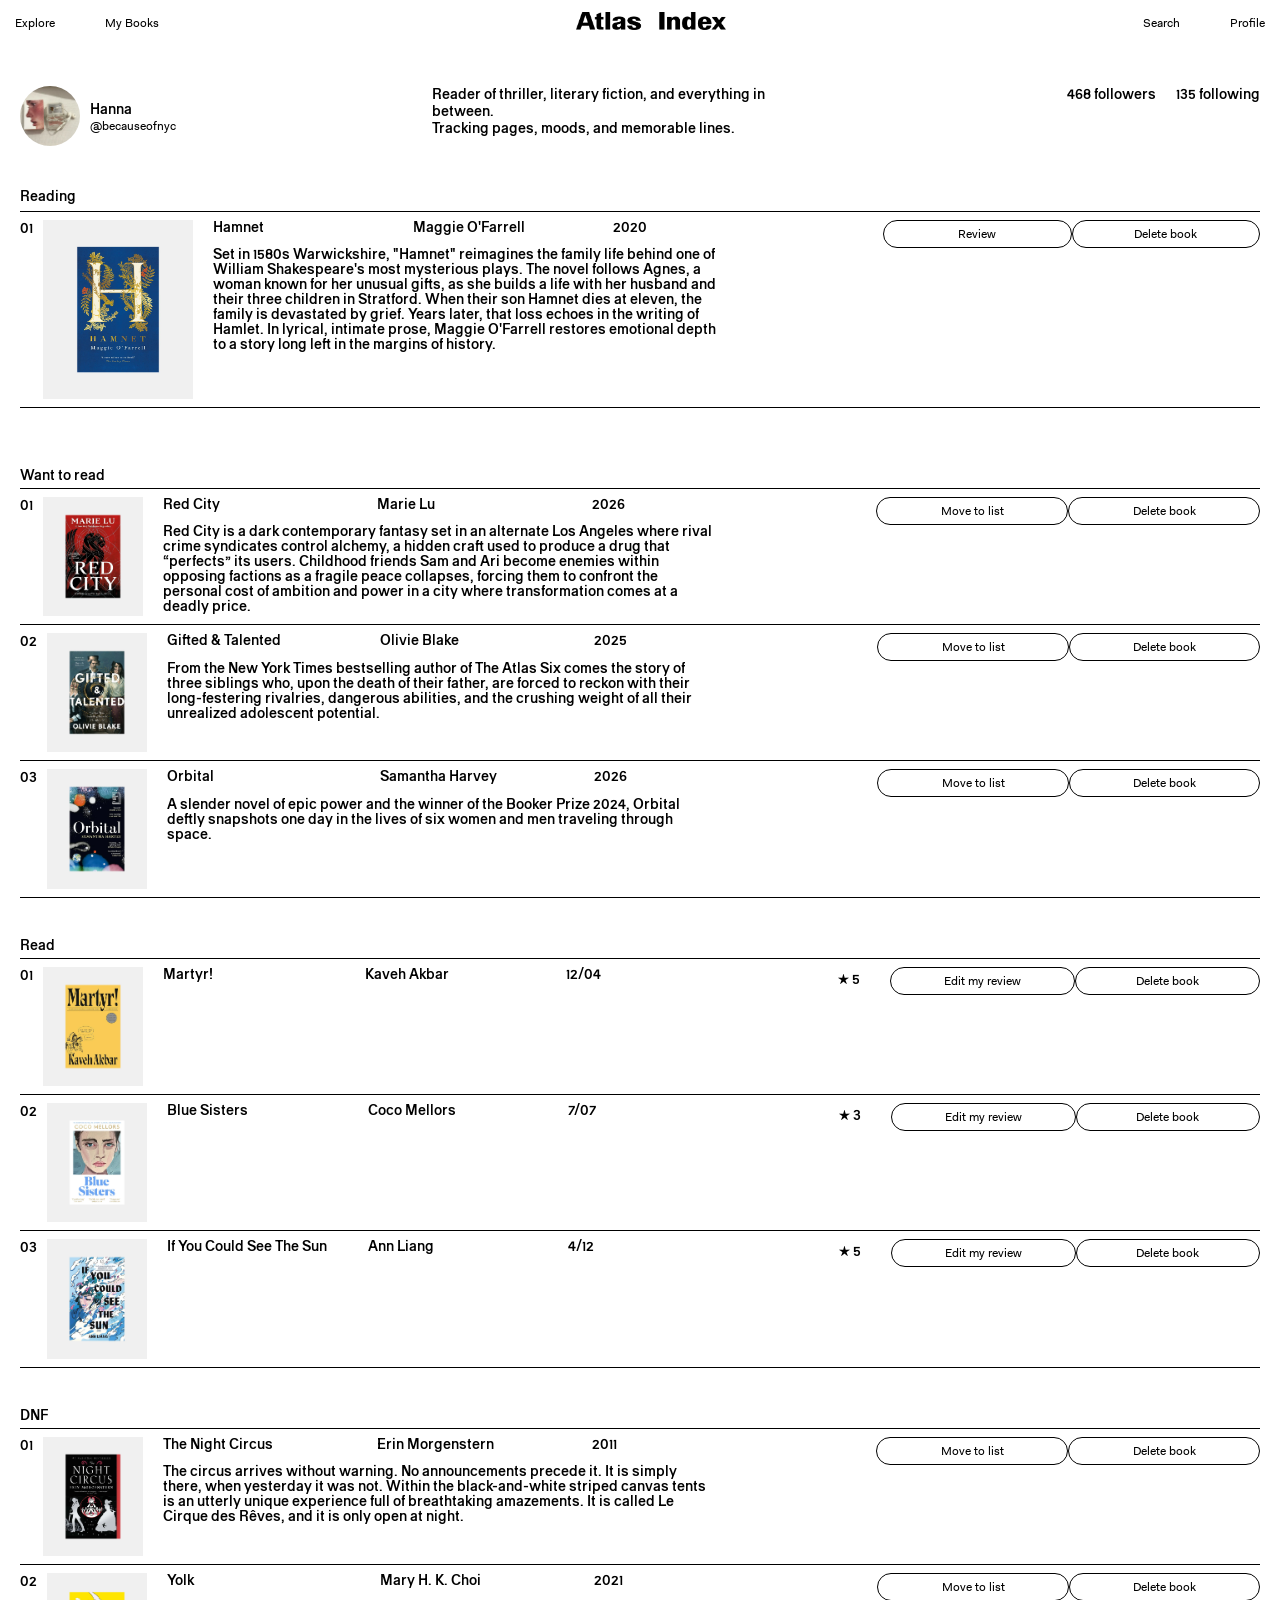
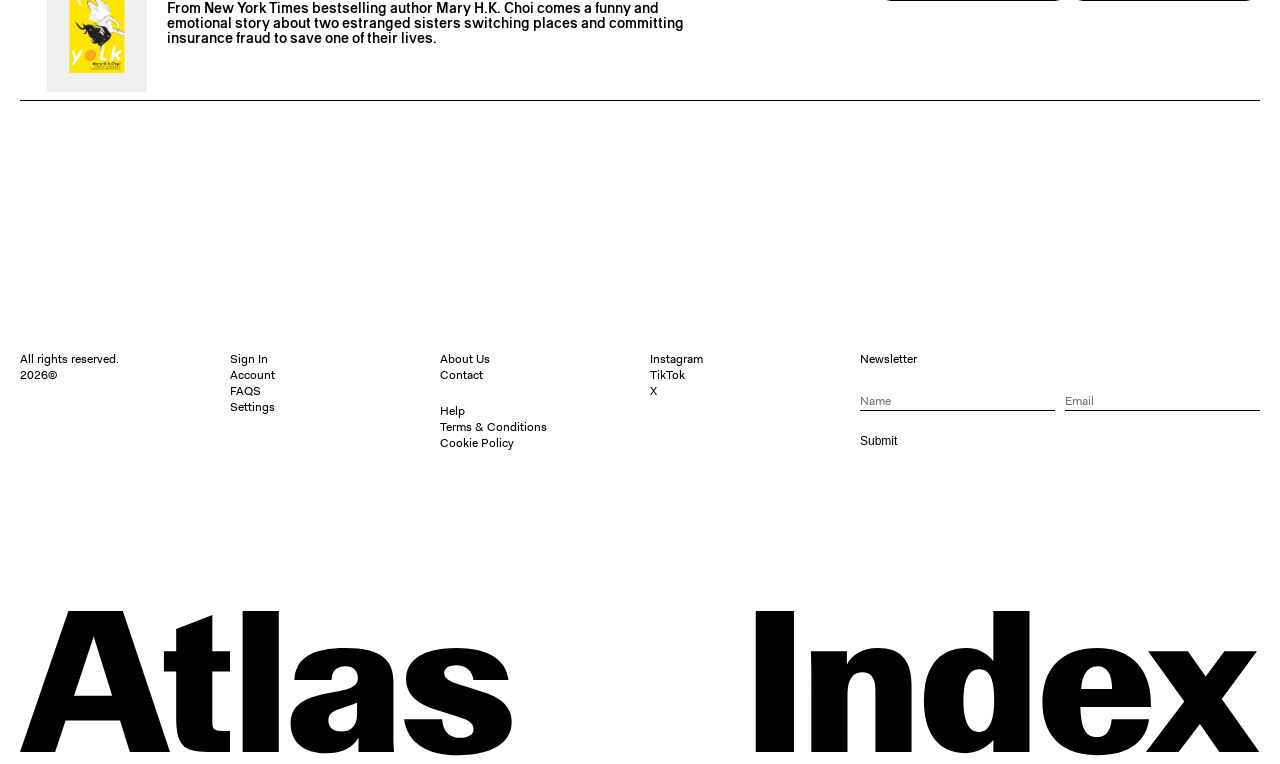
<file: profile.html>
<!DOCTYPE html>
<html lang="en">
<head>
    <meta charset="UTF-8">
    <meta name="viewport" content="width=device-width, initial-scale=1.0">
    <title>Profile</title>
    <link rel="stylesheet" href="css/style.css?v=2">
    <link rel="stylesheet" href="css/style-mobile.css">

    <!-- manifest.json -->
    <link rel="manifest" href="manifest.json">
    <meta name="theme-color" content="#000000">
</head>
<body>
    <header class="top-nav">

        <nav class="main-menu main-menu-left">
            <ul class="main-menu-nav">
                <!--<li><a href="index.html" class="active">Explore</a></li> Para cuando el link esté activo-->
                <li><a href="#" class="menu">Menu</a></li>
                <li><a href="index.html">Explore</a></li>
                <li><a href="#">My Books</a></li>
            </ul>
        </nav>

        <div class="logo">
            <a href="#">
                <img src="assets/graphics/logo.png" alt="logo" id="logo">
            </a>
        </div> 

        <nav class="main-menu main-menu-right">
            <ul class="main-menu-nav">
                <li><a href="#search-overlay">Search</a></li>
                <li><a href="profile.html">Profile</a></li>
            </ul>
        </nav>
    </header>

    <div id="search-overlay" class="search-overlay">
        <div class="search-overlay-bar">
            <form class="search-overlay-form" action="search.html" method="get" role="search">
                <label for="search-overlay-input" class="visually-hidden">Search for title or author</label>
                <input type="search" id="search-overlay-input" name="q" placeholder="Search for title or author" class="search-overlay-input" autocomplete="off">
            </form>
            <a href="#" class="cross-icon" aria-label="Cerrar">
                <img src="assets/graphics/cross-black.svg" alt="">
            </a>
        </div>
    </div>

    <main>
        <section>
            <div class="profile">

               <div class="profile-pic-container">
                    <div class="profile-pic">
                        <img src="img/54.webp" alt="Profile picture">
                    </div>
                        
                    <div class="profile-data">  
                        <p class="name">Hanna</p>
                        <p class="user-name">@becauseofnyc</p>
                    </div>
                </div>

                <div class="bio">
                    <p>Reader of thriller, literary fiction, and everything in between. <br> Tracking pages, moods, and memorable lines.</p>
                </div>

                <div class="profile-follows">
                    <p>468 followers</p>
                    <p>135 following</p>
                </div>

            </div>
        </section>

        <section class="reading">
            <h1>Reading</h1>
            <hr class="reading-list-separator">
            <div class="reading-list">
                <article class="reading-list-book">
                    
                    <div class="book-list">
                        <span class="list-number">01</span>

                        <div class="reading-list-book-cover">
                            <img srcset="img/35.webp" alt="Hamnet Book Cover">
                        </div>

                    </div>

                    <div class="reading-list-details-container">
                        <div class="reading-list-details">
                            <h2>Hamnet</h2>
                            <p>Maggie O'Farrell</p>
                            <p>2020</p>
                            <p class="sinopsis">Set in 1580s Warwickshire, "Hamnet" reimagines the family life behind one of William Shakespeare's most mysterious plays. The novel follows Agnes, a woman known for her unusual gifts, as she builds a life with her husband and their three children in Stratford. When their son Hamnet dies at eleven, the family is devastated by grief. Years later, that loss echoes in the writing of Hamlet. In lyrical, intimate prose, Maggie O'Farrell restores emotional depth to a story long left in the margins of history.</p>
                        </div>

                        <div class="list-actions">
                            <div class="list-button">
                                <a href="#review-form-overlay">Review</a>
                                <button type="button">Delete book</button>
                            </div>

                        </div>
                    </div>

                </article>
            </div>
            <hr class="reading-list-separator">
        </section>

        <section class="want-to-read-list">
            <h2>Want to read</h2>
            <hr class="reading-list-separator">
            <div class="list-container">
                <article class="book-list-container">
                    
                    <div class="book-list">
                        <span class="list-number">01</span>

                        <div class="book-list-book-cover">
                            <img srcset="img/36.webp" alt="Red City Book Cover">
                        </div>

                    </div>

                    <div class="list-actions">
                        <div class="list-details">
                            <h2>Red City</h2>
                            <p>Marie Lu</p>
                            <p>2026</p>
                            <p class="want-to-read-sinopsis">Red City is a dark contemporary fantasy set in an alternate Los Angeles where rival crime syndicates control alchemy, a hidden craft used to produce a drug that “perfects” its users. Childhood friends Sam and Ari become enemies within opposing factions as a fragile peace collapses, forcing them to confront the personal cost of ambition and power in a city where transformation comes at a deadly price.</p>
                        </div>
                        <div class="book-list-actions">
                            <a href="#reading-list-overlay">Move to list</a>
                            <button type="button" class="book-list-button">Delete book</button>
                        </div>
                    </div>

                </article>

                <hr class="reading-list-separator">

                <article class="book-list-container">
                    
                    <div class="book-list">
                        <span class="list-number">02</span>

                        <div class="book-list-book-cover">
                            <img srcset="img/37.webp" alt="Gifted & Talented Book Cover">
                        </div>

                    </div>

                    <div class="list-actions">
                        <div class="list-details">
                            <h2>Gifted & Talented</h2>
                            <p>Olivie Blake</p>
                            <p>2025</p>
                            <p class="want-to-read-sinopsis">From the New York Times bestselling author of The Atlas Six comes the story of three siblings who, upon the death of their father, are forced to reckon with their long-festering rivalries, dangerous abilities, and the crushing weight of all their unrealized adolescent potential.</p>
                        </div>
                        <div class="book-list-actions">
                            <a href="#reading-list-overlay">Move to list</a>
                            <button type="button" class="book-list-button">Delete book</button>
                        </div>
                    </div>

                </article>

                <hr class="reading-list-separator">

                <article class="book-list-container">
                    
                    <div class="book-list">
                        <span class="list-number">03</span>

                        <div class="book-list-book-cover">
                            <img srcset="img/38.webp" alt="Orbital Book Cover">
                        </div>

                    </div>

                    <div class="list-actions">
                        <div class="list-details">
                            <h2>Orbital</h2>
                            <p>Samantha Harvey</p>
                            <p>2026</p>
                            <p class="want-to-read-sinopsis">A slender novel of epic power and the winner of the Booker Prize 2024, Orbital deftly snapshots one day in the lives of six women and men traveling through space.</p>
                        </div>
                        <div class="book-list-actions">
                            <a href="#reading-list-overlay">Move to list</a>
                            <button type="button" class="book-list-button">Delete book</button>
                        </div>
                    </div>

                </article>
            </div>
            <hr class="reading-list-separator">

        </section>

        <section class="read-list">
            <h2>Read</h2>
            <hr class="reading-list-separator">
            <div class="list-container">

                <article class="book-list-container">
                    <div class="book-list">
                        <span class="list-number">01</span>
                        <div class="book-list-book-cover">
                            <img srcset="img/39.webp" alt="Martyr! Book Cover">
                        </div>
                    </div>
                    <div class="list-content">
                        <div class="list-details">
                            <h2>Martyr!</h2>
                            <p>Kaveh Akbar</p>
                            <p class="read-date">12/04</p>
                        </div>
                        <div class="list-actions">
                            <div class="user-review-list">
                                <p class="review-star-list">★</p>
                                <p class="review-star-number">5</p>
                            </div>
                            <div class="list-button">
                                <a href="#reading-list-overlay">Edit my review</a>
                                <button type="button" class="reading-book-list-button">Delete book</button>
                            </div>
                        </div>
                    </div>
                </article>

                <hr class="reading-list-separator">

                <article class="book-list-container">
                    <div class="book-list">
                        <span class="list-number">02</span>
                        <div class="book-list-book-cover">
                            <img srcset="img/40.webp" alt="Blue Sisters Book Cover">
                        </div>
                    </div>
                    <div class="list-content">
                        <div class="list-details">
                            <h2>Blue Sisters</h2>
                            <p>Coco Mellors</p>
                            <p class="read-date">7/07</p>
                        </div>
                        <div class="list-actions">
                            <div class="user-review-list">
                                <p class="review-star-list">★</p>
                                <p class="review-star-number">3</p>
                            </div>
                            <div class="list-button">
                                <a href="#reading-list-overlay">Edit my review</a>
                                <button type="button" class="reading-book-list-button">Delete book</button>
                            </div>
                        </div>
                    </div>
                </article>

                <hr class="reading-list-separator">

                <article class="book-list-container">
                    <div class="book-list">
                        <span class="list-number">03</span>
                        <div class="book-list-book-cover">
                            <img srcset="img/41.webp" alt="If You Could See The Sun Book Cover">
                        </div>
                    </div>
                    <div class="list-content">
                        <div class="list-details">
                            <h2>If You Could See The Sun</h2>
                            <p>Ann Liang</p>
                            <p class="read-date">4/12</p>
                        </div>
                        <div class="list-actions">
                            <div class="user-review-list">
                                <p class="review-star-list">★</p>
                                <p class="review-star-number">5</p>
                            </div>
                            <div class="list-button">
                                <a href="#reading-list-overlay">Edit my review</a>
                                <button type="button" class="reading-book-list-button">Delete book</button>
                            </div>
                        </div>
                    </div>
                </article>

                <hr class="reading-list-separator">

                
            </div>

        </section>

        <section class="dnf-list">
            <h2>DNF</h2>
            <hr class="reading-list-separator">
            <div class="list-container">
                <article class="book-list-container">
                    
                    <div class="book-list">
                        <span class="list-number">01</span>

                        <div class="book-list-book-cover">
                            <img srcset="img/52.webp" alt="The Night Circus Book Cover">
                        </div>

                    </div>

                    <div class="list-actions">
                        <div class="list-details">
                            <h2>The Night Circus</h2>
                            <p>Erin Morgenstern</p>
                            <p>2011</p>
                            <p class="want-to-read-sinopsis">The circus arrives without warning. No announcements precede it. It is simply there, when yesterday it was not. Within the black-and-white striped canvas tents is an utterly unique experience full of breathtaking amazements. It is called Le Cirque des Rêves, and it is only open at night.</p>
                        </div>
                        <div class="book-list-actions">
                            <a href="#reading-list-overlay">Move to list</a>
                            <button type="button" class="book-list-button">Delete book</button>
                        </div>
                    </div>

                </article>
                <hr class="reading-list-separator">

                <article class="book-list-container">
                    
                    <div class="book-list">
                        <span class="list-number">02</span>

                        <div class="book-list-book-cover">
                            <img srcset="img/53.webp" alt="Yolk Book Cover">
                        </div>

                    </div>

                    <div class="list-actions">
                        <div class="list-details">
                            <h2>Yolk</h2>
                        <p>Mary H. K. Choi</p>
                        <p>2021</p>
                        <p class="want-to-read-sinopsis">From New York Times bestselling author Mary H.K. Choi comes a funny and emotional story about two estranged sisters switching places and committing insurance fraud to save one of their lives.</p>
                        </div>
                        <div class="book-list-actions">
                            <a href="#reading-list-overlay">Move to list</a>
                            <button type="button" class="book-list-button">Delete book</button>
                        </div>
                    </div>

                </article>

             
            </div>
            <hr class="reading-list-separator">

        </section>


    </main>

    <footer>
        <div class="footer">

            <div class="footer-column-container">
                <p class="all-rights">
                    All rights reserved. <br>2026&copy;
                </p>

                <ul class="footer-column">
                    <li><a href="#">Sign In</a></li>
                    <li><a href="#">Account</a></li>
                    <li><a href="#">FAQS</a></li>
                    <li><a href="#">Settings</a></li>
                </ul>

                <div class="footer-column">

                    <div class="footer-about">
                        <ul>
                            <li><a href="#">About Us</a></li>
                            <li><a href="#">Contact</a></li>
                        </ul>
                    </div>

                    <div class="footer-legal">
                        <ul>
                            <li><a href="#">Help</a></li>
                            <li><a href="#">Terms & Conditions</a></li>
                            <li><a href="#">Cookie Policy</a></li>
                        </ul>
                    </div>
                    
                </div>


                <ul class="footer-column">
                    <li><a href="#">Instagram</a></li>
                    <li><a href="#">TikTok</a></li>
                    <li><a href="#">X</a></li>
                </ul>


                <form class="newsletter">
                    <label>Newsletter</label>
                    <a href="#" class="newsletter-link">Newsletter</a>
                    <div class="newsletter-fields">
                        <input type="text" id="name" name="name" placeholder="Name">
                        <input type="email" id="email" name="email" placeholder="Email" required>
                    </div>
                    <button type="submit" class="newsletter-button">Submit</button>
                </form>

            </div>

            <div class="logo-footer-container">
                <img src="assets/graphics/logo-footer.svg" alt="logo footer">
            </div>
        
        </div>

    </footer>

    <div id="reading-list-overlay" class="reading-list-overlay">
        <div class="reading-list-box">

            <div class="reading-list-header">
                <div class="reading-list-title">
                    <h2>My reading lists</h2>
                </div>
                <a href="#" class="cross-icon" aria-label="Cerrar">
                    <img src="assets/graphics/cross-black.svg" alt="cross">
                </a>
            </div>

            <div class="reading-list-body">
                <hr class="reading-list-separator">

                <div class="reading-list-item">

                    <div class="reading-list-cover">
                        <img src="img/35.webp" alt="Hamnet Book Cover">
                    </div>

                    <div class="reading-list-info">

                    <div class="number-list">
                        <span>01</span>
                    </div>

                    <div class="list-name">
                        <span>Currently Reading</span>
                    </div>

                    </div>

                    <div class="add-to-list-button">
                        <a href="#reading-list-overlay">Add to list</a>
                    </div>

                </div>

                <hr class="reading-list-separator">

                <div class="reading-list-item">

                    <div class="reading-list-cover">
                        <img src="img/36.webp" alt="Red City Book Cover">
                    </div>

                    <div class="reading-list-info">

                    <div class="number-list">
                        <span>02</span>
                    </div>

                    <div class="list-name">
                        <span>Want to read</span>
                    </div>

                    </div>

                    <div class="add-to-list-button">
                        <a href="#reading-list-overlay">Add to list</a>
                        <span class="added-feedback" aria-live="polite">Added!</span>
                    </div>

                </div>

                <hr class="reading-list-separator">

                <div class="reading-list-item">

                    <div class="reading-list-cover">
                        <img src="img/39.webp" alt="Martyr! Book Cover">
                    </div>

                    <div class="reading-list-info">

                    <div class="number-list">
                        <span>03</span>
                    </div>

                    <div class="list-name">
                        <span>Read</span>
                    </div>

                    </div>

                    <div class="add-to-list-button">
                        <a href="#reading-list-overlay">Add to list</a>
                    </div>

                </div>

                <hr class="reading-list-separator">

                <div class="reading-list-item">

                    <div class="reading-list-cover">
                        <img src="img/52.webp" alt="The Night Circus Book Cover">
                    </div>

                    <div class="reading-list-info">

                    <div class="number-list">
                        <span>04</span>
                    </div>

                    <div class="list-name">
                        <span>DNF</span>
                    </div>

                    </div>

                    <div class="add-to-list-button">
                        <a href="#reading-list-overlay">Add to list</a>
                    </div>

                </div>
            </div>

        </div>

    </div>

    <script src="js/main.js"></script>
</body>
</html>
</file>
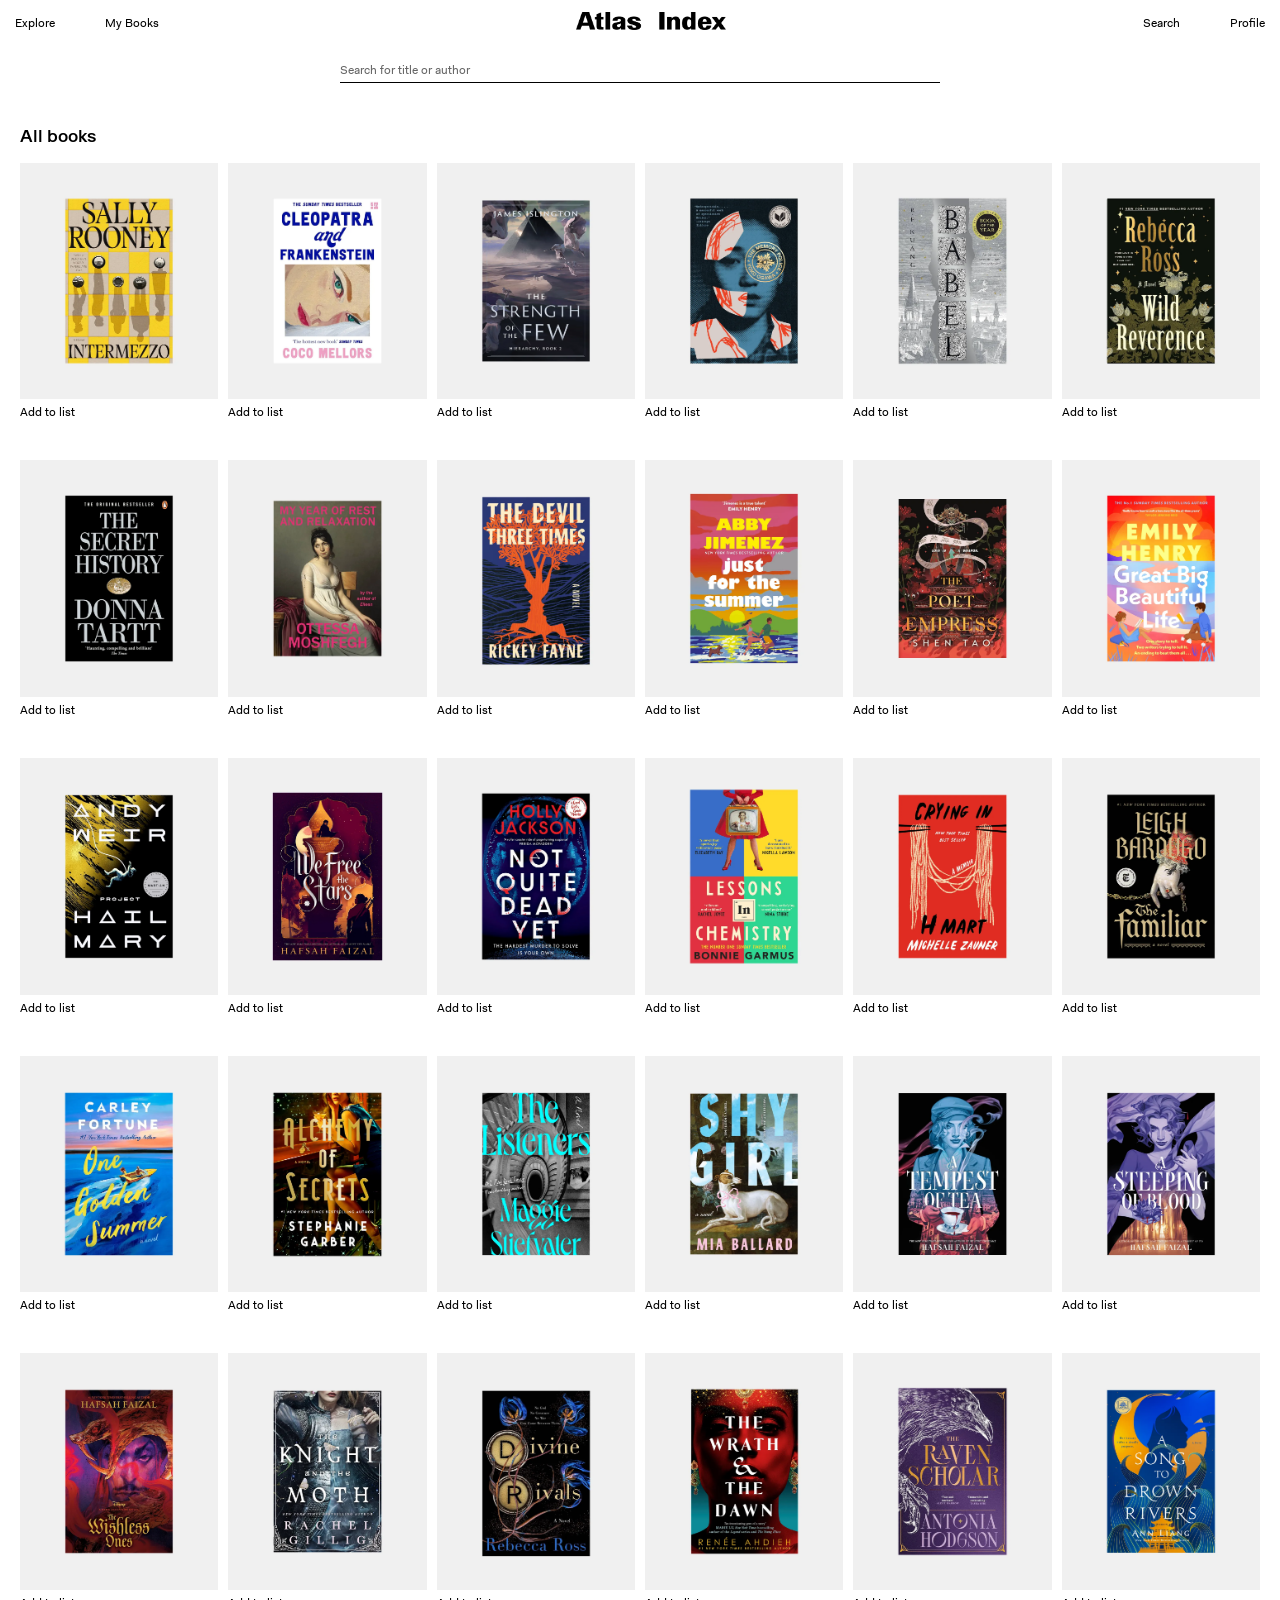
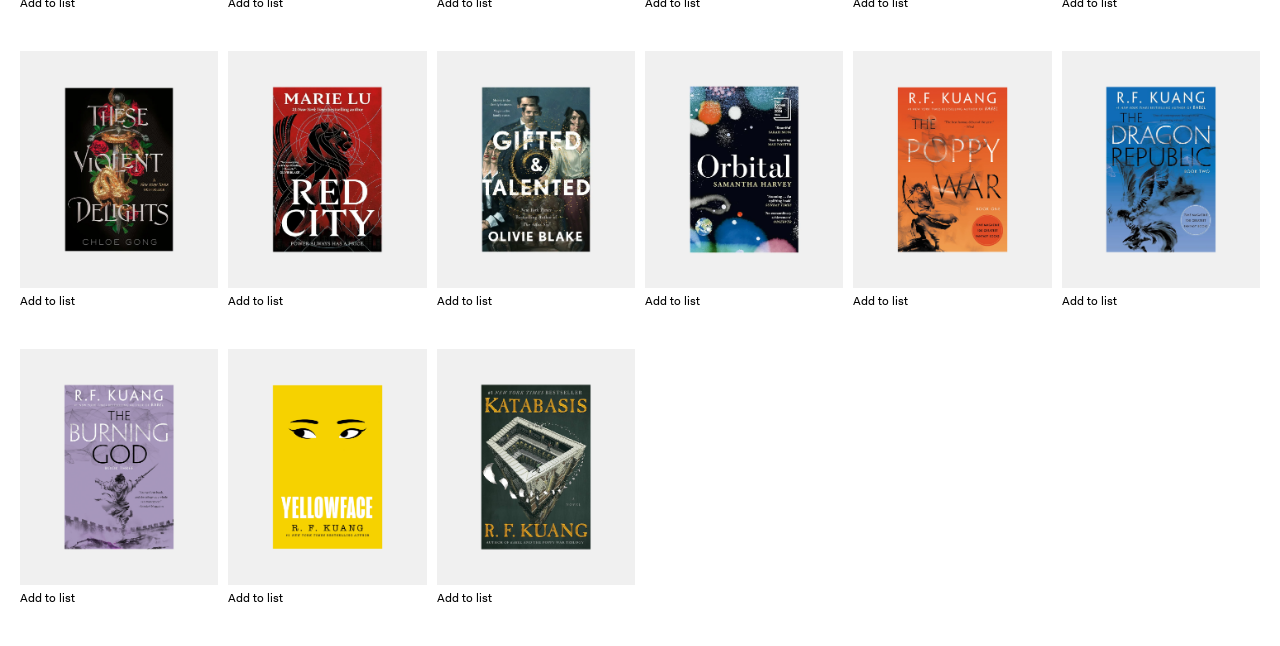
<file: search.html>
<!DOCTYPE html>
<html lang="en">
<head>
    <meta charset="UTF-8">
    <meta name="viewport" content="width=device-width, initial-scale=1.0">
    <title>Search</title>
    <link rel="stylesheet" href="css/style.css?v=2">
    <link rel="stylesheet" href="css/style-mobile.css">

    <!-- manifest.json -->
    <link rel="manifest" href="manifest.json">
    <meta name="theme-color" content="#000000">
</head>
<body>
    <header class="top-nav">
        <nav class="main-menu main-menu-left">
            <ul class="main-menu-nav">
                <li><a href="#" class="menu">Menu</a></li>
                <li><a href="index.html">Explore</a></li>
                <li><a href="#">My Books</a></li>
            </ul>
        </nav>
        <div class="logo">
            <a href="index.html">
                <img src="assets/graphics/logo.png" alt="logo" id="logo">
            </a>
        </div>
        <nav class="main-menu main-menu-right">
            <ul class="main-menu-nav">
                <li><a href="search.html">Search</a></li>
                <li><a href="profile.html">Profile</a></li>
            </ul>
        </nav>
    </header>
    <div class="search-bar-fixed" id="search-bar-fixed">
        <form class="search-form" action="search.html" method="get" role="search">
            <label for="search-input" class="visually-hidden">Search for title or author</label>
            <div class="search-input-with-clear">
                <input type="search" id="search-input" name="q" placeholder="Search for title or author" class="search-input" autocomplete="off">
                <button type="button" class="search-clear-btn" id="search-clear-btn" aria-label="Borrar búsqueda" title="Borrar">
                    <img src="assets/graphics/cross-black.svg" alt="">
                </button>
            </div>
        </form>
    </div>

    <main>
        <section class="search-results-section" id="search-results-section" aria-label="Search results">
            <h2 id="search-results-heading">Search results</h2>
            <div class="book-gallery" id="search-results-grid"></div>
        </section>
        <section class="search-all-books-section" id="search-all-books-section" aria-label="All books">
            <h2>All books</h2>
            <div class="book-gallery" id="all-books-grid"></div>
        </section>
    </main>

    <div id="reading-list-overlay" class="reading-list-overlay">
        <div class="reading-list-box">
            <div class="reading-list-header">
                <div class="reading-list-title">
                    <h2>My reading lists</h2>
                </div>
                <a href="#" class="cross-icon" aria-label="Cerrar">
                    <img src="assets/graphics/cross-black.svg" alt="cross">
                </a>
            </div>
            <div class="reading-list-body">
                <hr class="reading-list-separator">
                <div class="reading-list-item">
                    <div class="reading-list-cover">
                        <img src="img/35.webp" alt="Hamnet Book Cover">
                    </div>
                    <div class="reading-list-info">
                        <div class="number-list"><span>01</span></div>
                        <div class="list-name"><span>Currently Reading</span></div>
                    </div>
                    <div class="add-to-list-button">
                        <a href="#reading-list-overlay">Add to list</a>
                    </div>
                </div>
                <hr class="reading-list-separator">
                <div class="reading-list-item">
                    <div class="reading-list-cover">
                        <img src="img/36.webp" alt="Red City Book Cover">
                    </div>
                    <div class="reading-list-info">
                        <div class="number-list"><span>02</span></div>
                        <div class="list-name"><span>Want to read</span></div>
                    </div>
                    <div class="add-to-list-button">
                        <a href="#reading-list-overlay">Add to list</a>
                        <span class="added-feedback" aria-live="polite">Added!</span>
                    </div>
                </div>
                <hr class="reading-list-separator">
                <div class="reading-list-item">
                    <div class="reading-list-cover">
                        <img src="img/39.webp" alt="Martyr! Book Cover">
                    </div>
                    <div class="reading-list-info">
                        <div class="number-list"><span>03</span></div>
                        <div class="list-name"><span>Read</span></div>
                    </div>
                    <div class="add-to-list-button">
                        <a href="#reading-list-overlay">Add to list</a>
                    </div>
                </div>
                <hr class="reading-list-separator">
                <div class="reading-list-item">
                    <div class="reading-list-cover">
                        <img src="img/52.webp" alt="The Night Circus Book Cover">
                    </div>
                    <div class="reading-list-info">
                        <div class="number-list"><span>04</span></div>
                        <div class="list-name"><span>DNF</span></div>
                    </div>
                    <div class="add-to-list-button">
                        <a href="#reading-list-overlay">Add to list</a>
                    </div>
                </div>
            </div>
        </div>
    </div>

    <script src="js/data.js"></script>
    <script src="js/main.js"></script>
    <script src="js/search-page.js"></script>
</body>
</html>
</file>
<file: css/style.css>
/*ESTILOS GENERALES*/

@font-face {
    font-family: ABC Walter grotesk;
    src: url("../assets/fonts/ABCWalterAlte-Rauchwaren-Trial.woff2") format("woff2");
    font-style: normal
}

@font-face {
    font-family: ABC Walter;
    src: url("../assets/fonts/ABCWalterAlte-Roentgentherapie-Trial.woff2") format("woff2");
    font-style: normal
}

@font-face {
    font-family: Fakt;
    src: url("../assets/fonts/Fakt-Normal.woff") format("woff");
    font-style: normal;
    font-weight:normal;
}

    @font-face {
        font-family: ES Face;
        src: url(../assets/fonts/ES\ Aktuell\ Light.woff2) format("woff2");
        font-style: italic;
        font-weight: lighter;
    }

:root {
    font-size: 62.5%; 
  --primary-color: #000000;
  --secondary-color: #ffffff;
  --background-color: #ffffff;
    --general-margin: 20px;
    --general-gap: 1rem;
    --spacing-s: 20px;
    --spacing-m: 40px;
    --text-body: 1.4rem;
    --subtitles: 1.2rem;
    --line-height-tight: 15px;
    --overlay-blur: 8px;
}



body {
    font-family: "Fakt", Arial, Helvetica, sans-serif;
    color: var(--primary-color);
    margin: 0;
    overflow-x: hidden;
}

p, h1, h2, h3, h4, h5, h6 {
    margin: 0;
    padding: 0;
}

/* Jerarquía base de títulos (se sobrescribe por contexto) */
h1, h2, h3, h4, h5, h6 {
    font-weight: normal;
}

h1 {
    font-family: "ABC Walter grotesk", "Fakt", Arial, Helvetica, sans-serif;
    font-size: 2.25rem;
    line-height: 1.2;
}

h2 {
    font-family: "ABC Walter grotesk", "Fakt", Arial, Helvetica, sans-serif;
    font-size: 1.75rem;
    line-height: 1.3;
}

h3 {
    font-family: "ABC Walter grotesk", "Fakt", Arial, Helvetica, sans-serif;
    font-size: 1.35rem;
    line-height: 1.35;
}

a {
  color: var(--primary-color);
    text-decoration: none;
}

main {
    width: 100%;
    box-sizing: border-box;
}

/*TOP NAV*/

/*Menú mmobile escondido*/
.main-menu .menu {
    display: none;
}

.main-menu-left .main-menu-nav {
    gap: 50px;
}

.main-menu-left .main-menu-nav li:first-child {
    width: 0;
    overflow: hidden;
    padding: 0;
    margin: 0;
    margin-right: -50px;
}



.main-menu a:hover {
    color: var(--primary-color);
    text-decoration: underline;
}

.main-menu a, .main-menu ul, .logo a {
  text-decoration: none;
  list-style: none;
  padding: 0;
}

    .main-menu a {
    display: inline-block;
}

.top-nav {
    position: relative;
    z-index: 10;
    width: 100%;
    display: flex;
    justify-content: space-between;
    align-items: center;
        background-color: transparent;
  
        a {
            font-family: "Fakt";
            font-size: var(--subtitles);
        }
}

.main-menu ul {
    display: flex;
    flex-wrap: wrap;
    gap: 50px;
    margin: 15px 15px 15px 15px;
}

#logo {
    width: 150px;
    height: auto;
}

/* Search bar fija (solo en search.html): debajo del top nav, mismo color, sin separación, siempre visible */
.search-bar-fixed {
    width: 100%;
    background-color: var(--secondary-color);
    padding: 12px var(--general-margin);
    box-sizing: border-box;
}

.search-bar-fixed .search-form,
.search-form {
    max-width: 600px;
    margin: 0 auto;
}

/* Contenedor input + cruz de borrar (solo en search.html) */
.search-input-with-clear {
    position: relative;
    display: inline-block;
    width: 100%;
}

.search-bar-fixed .search-clear-btn {
    position: absolute;
    right: 0;
    top: 50%;
    transform: translateY(-50%);
    width: 10px;
    height: 10px;
    padding: 0;
    border: 0;
    background: none;
    cursor: pointer;
    display: flex;
    align-items: center;
    justify-content: center;
}

.search-bar-fixed .search-clear-btn img {
    width: 10px;
    height: 10px;
    display: block;
}

.search-input-with-clear .search-input {
    padding-right: 22px;
}

.search-bar-fixed .search-input,
.search-input {
    width: 100%;
    box-sizing: border-box;
    font-family: "Fakt", Arial, Helvetica, sans-serif;
    font-size: var(--subtitles);
    padding: 4px 0;
    border: 0;
    border-bottom: 1px solid var(--primary-color);
    border-radius: 0;
    color: var(--primary-color);
    background-color: transparent;
}

.search-bar-fixed .search-input::placeholder,
.search-input::placeholder {
    color: #666;
}

.search-bar-fixed .search-input:focus,
.search-input:focus {
    outline: none;
    border-bottom-color: var(--primary-color);
}

/* Ocultar la cruz nativa que borra el input (página search.html). */
.search-bar-fixed .search-input::-webkit-search-cancel-button,
.search-input::-webkit-search-cancel-button {
    -webkit-appearance: none;
    appearance: none;
    display: none;
}

/* Overlay de búsqueda: fondo blur como los demás overlays, barra blanca pegada arriba a todo ancho */
.search-overlay {
    position: fixed;
    inset: 0;
    z-index: 100;
    display: flex;
    flex-direction: column;
    align-items: stretch;
    justify-content: flex-start;
    box-sizing: border-box;
    backdrop-filter: blur(var(--overlay-blur));
    opacity: 0;
    visibility: hidden;
    pointer-events: none;
    transition: opacity 0.1s ease-in, visibility 0.1s ease-in;
}

.search-overlay:target {
    opacity: 1;
    visibility: visible;
    pointer-events: auto;
}

.search-overlay-bar {
    width: 100%;
    box-sizing: border-box;
    background-color: var(--secondary-color);
    padding: 14px var(--general-margin);
    display: flex;
    align-items: center;
    gap: 1rem;
    flex-shrink: 0;
}

.search-overlay-form {
    flex: 1;
    margin: 0;
    min-width: 0;
}

.search-overlay-input {
    width: 100%;
    box-sizing: border-box;
    font-family: "Fakt", Arial, Helvetica, sans-serif;
    font-size: var(--subtitles);
    padding: 4px 0;
    border: 0;
    border-bottom: 1px solid var(--primary-color);
    border-radius: 0;
    color: var(--primary-color);
    background-color: transparent;
}

.search-overlay-input::placeholder {
    color: #666;
}

.search-overlay-input:focus {
    outline: none;
    border-bottom-color: var(--primary-color);
}

/* Ocultar la cruz nativa que borra el input (solo queda la X que cierra el overlay). */
.search-overlay-input::-webkit-search-cancel-button {
    -webkit-appearance: none;
    appearance: none;
    display: none;
}

.search-overlay-bar .cross-icon {
    flex-shrink: 0;
}

.visually-hidden {
    position: absolute;
    width: 1px;
    height: 1px;
    padding: 0;
    margin: -1px;
    overflow: hidden;
    clip: rect(0, 0, 0, 0);
    white-space: nowrap;
    border: 0;
}

/* Grid tipo book-gallery: 6 libros de ancho */
.book-gallery {
    display: grid;
    grid-template-columns: repeat(6, 1fr);
    gap: var(--general-gap);
    row-gap: 4rem;
    width: 100%;
    box-sizing: border-box;
}

.search-results-section,
.search-all-books-section {
    width: 100%;
    box-sizing: border-box;
    padding-left: var(--general-margin);
    padding-right: var(--general-margin);
}

.search-all-books-section {
    padding-top: 3rem;
    padding-bottom: 4rem;
}

.search-results-section h2,
.search-all-books-section h2 {
    margin-bottom: 1.5rem;
    font-family: "ABC Walter grotesk", "Fakt", Arial, Helvetica, sans-serif;
}


/*-----------------------HOME-----------------------*/
.still-life {
    width: 100%;
    height: auto;
    max-height: 90vh;
    object-fit: contain;
    object-position: top;
    margin-top: -5rem;
}

/*BOOK GRID 1 – Staples + Book Awards */

.staples-section {
width: 100%;
    box-sizing: border-box;
padding-left: var(--general-margin);
padding-right: var(--general-margin);
padding-bottom: var(--spacing-m);

}

.staples-section h1 {
    margin: var(--general-margin) 0;
    margin-top: var(--spacing-s);
}

.book-grid-container {
    display: grid;
    grid-template-columns: 5fr 2fr;
    width: 100%;
    margin: 0;
    align-items: stretch;
    gap: var(--general-gap);
}

.book-grid {
    display: grid;
    grid-template-columns: repeat(5, 1fr); 
    row-gap: 4rem; /* solo gap horizontal entre columnas */
    width: 100%;
    column-gap: var(--general-gap); 
}

.book-card {
    display: flex;
    flex-direction: column;
}

.book-card img {
    width: 100%;
height: auto;
display: block;
}

/* Enlace que envuelve la imagen (ej. We Free the Stars): mismo tamaño que el resto */
.book-card > a:first-child {
    display: block;
    margin-top: 0;
}

.book-card > a:first-child img {
    width: 100%;
    height: auto;
    display: block;
}

.book-card a {
    margin-top: 0.5rem;
    font-size: var(--subtitles);
}

.book-card > a:not(:first-child) {
    margin-top: 0.5rem;
}

.book-award {
    display: flex;
    flex-direction: column;
    box-sizing: border-box;
    min-height: 0;
}

.book-award img {
    width: 100%;
    max-width: 768px;
    height: auto;
    display: block;
}

     /* SWIPER */

.swiper {
  width: 100%;
}

.swiper-slide img {
  width: 100%;
  height: auto;
  display: block;
}

.mySwiper .swiper-pagination-bullet-active {
  background: #ff4d6d;
}

/*ARTICLE*/
.article-container {
    display: flex;
    padding-top: var(--spacing-s);
    padding-bottom: 100px;
}


.article-title {
    flex: 1;
    box-sizing: border-box;
    padding-left: var(--general-margin);

    font-family: "ABC Walter", "Fakt", Arial, Helvetica, sans-serif;
    font-size: 3rem;
    line-height: 30px;
}

.article-title h3 {
    font-family: inherit;
    font-size: 3rem;
    line-height: 30px;
}

.article-text {
    flex: 1;
    box-sizing: border-box;
    padding-right: var(--general-margin);
    
    font-family: "ABC Walter grotesk", "Fakt", Arial, Helvetica, sans-serif;
    font-size: 2em;
    line-height: 23px;
}

.paragraph-1 {
    text-indent: 2em;
}

.paragraph-2 {
    text-indent: 2em;
}

/*BOOK GALLERY*/
.gallery-container {
    display: flex;
    width: 100%;
    box-sizing: border-box;

    gap: var(--general-gap);
    padding-left: var(--general-margin);
    padding-right: var(--general-margin);

    padding-bottom: var(--spacing-m);
}

/*GENRE CARDS*/

.genre-container {
    display: flex;
    flex-wrap: nowrap;
    width: 100%;
    box-sizing: border-box;
    gap: var(--general-gap);
    padding-bottom: var(--spacing-m);
    padding-left: var(--general-margin);
    padding-right: var(--general-margin);
}


.genre-card {
    position: relative;
    flex-grow: 1;
    flex-shrink: 1;
    flex-basis: 0;
    min-width: 0;
}

.genre-card img {
    width: 100%;
    height: auto;
    display: block;
    object-fit: contain;
}

.genre-name {
    position: absolute;
    top: 50%;
    left: 50%;
    transform: translate(-50%, -50%);

    font-size: var(--text-body);
    color: var(--secondary-color);
    text-align: center;
    font-family: "ABC Walter grotesk", "Fakt", Arial, Helvetica, sans-serif;
    
}

.popular-genres,
.most-reviewed {
    font-family: "ABC Walter grotesk", "Fakt", Arial, Helvetica, sans-serif;
    font-size: 2rem;
    padding-bottom: 10px;
    margin: var(--general-margin);
}


/*PHOTO SECTIONS*/

.container {
    display: flex;
    flex-wrap: nowrap;
    width: 100%;
    box-sizing: border-box;
}

.img-container {
    position: relative;
    flex-grow: 1;
    flex-shrink: 1;
    flex-basis: 0;
    min-width: 0;
    aspect-ratio: 1;
    background-size: cover;
    background-position: center;
    background-repeat: no-repeat;
    display: flex;
    flex-direction: column;
    align-items: center;
    justify-content: flex-start;
    width: 100%;
    box-sizing: border-box;
    padding: 4rem 12rem 0rem;
    text-align: center;
    gap: 0.75rem;
}

.img-left {
    background-image: url("../img/48.png");
}

.img-right {
    background-image: url("../img/49.png");
}

.img-right h3,
.img-right p {
    color: var(--secondary-color);
}

.img-right .button-img {
    color: var(--secondary-color);
}

.img-right .button-img:hover {
    color: var(--secondary-color);
    text-decoration: underline;
}

.img-container h3 {
    font-family: "ABC Walter grotesk", "Fakt", Arial, Helvetica, sans-serif;
    font-size: var(--text-body);
    text-align: center;
    margin: 0;
}

.img-container p {
    font-family: "Fakt", Arial, Helvetica, sans-serif;
    font-size: var(--text-body);
    line-height: var(--line-height-tight);
    text-align: center;
    margin: 0;
    padding-left: 2rem;
    padding-right: 2rem;
    box-sizing: border-box;
}

.button-img {
    display: inline-block;
    font-family: "Fakt", Arial, Helvetica, sans-serif;
    font-size: var(--text-body);
    text-align: center;
}

.button-img:hover {
    text-decoration: underline;
}

/*FOOTER*/

.newsletter {
    display: flex;
    flex-direction: column;
}

.newsletter-link {
    display: none;
}

.newsletter-fields {
    display: flex;
    flex-direction: row;
}

.footer {
    display: flex;
    flex-direction:column;
    flex-wrap: nowrap;
    width: 100%;
}

.footer-column-container {
    display: flex;
    flex-direction: row;
    gap: var(--general-gap);
    width: 100%;
    padding-bottom: 160px;

    a, p{
        font-family: "Fakt", Arial, Helvetica, sans-serif;
        font-size: var(--subtitles);
    }
}

.footer-column {
    flex: 1;
    padding: none;
}

.footer ul {
    list-style: none;
    text-decoration: none;
    margin: 0;
    padding-left: 0;
}

.logo-footer-container img {
    width: 100%;
}

.footer-about {
    padding-bottom: var(--spacing-s);
}

/*Todos los hijos de esa clase, aplicale flex: 1*/
.footer-column-container * {
    flex: 1;
}

/*ESTILOS NEWSLETTER*/

.newsletter {
    flex: 2;
}
.newsletter-fields {
    gap: 10px;
    padding-bottom: var(--spacing-s);
}


.newsletter label {
    font-family: "Fakt", Arial, Helvetica, sans-serif;
    font-size: var(--subtitles);
    padding-bottom: var(--spacing-s);
}

.newsletter input[type="email"], .newsletter input[type="text"] {
    font-family: "Fakt", Arial, Helvetica, sans-serif;
    font-size: var(--subtitles);
    color: var(--primary-color);
    border: none;
    border-bottom: 1px solid var(--primary-color);
}

.newsletter input {
    padding: 0;
}
.newsletter input:focus {
    outline: none;
}

.newsletter-button {
    border: none;
    font-size: var(--subtitles);
    background-color: var(--secondary-color);
    align-self: flex-start;
    padding: 0;
}

.newsletter-button:hover {
    text-decoration: underline;
}
.footer {
    box-sizing: border-box;
    padding-top: var(--spacing-s);
    padding-left: var(--spacing-s);
    padding-right: var(--spacing-s);
    padding-bottom: 5px;
}


/*-----------------------BOOK PAGE--------------------------*/

.book-page-container {
    display: flex;
    flex-direction: row;
    flex-wrap: wrap;
    gap: var(--general-gap);
    width: 100%;
    box-sizing: border-box;
    padding-left: var(--general-margin);
    padding-right: var(--general-margin);
    padding-bottom: var(--spacing-m);
}

.left-column, .right-column {
    flex: 1;
    min-width: 280px;
}

.left-column {
    display: flex;
    flex-direction: column;
}

.book-cover {
    flex: 1;
    min-height: 0;
    display: flex;
}

.book-cover img {
    width: 100%;
    height: 100%;
    object-fit: cover;
}

/*Columna izquierda*/
.book-general-info {
    display: flex;
    flex-direction: row;
    gap: 10px; 
    padding-bottom: 10px;
}

.book-header {
    flex: 1.5; 
    max-width: 300px;

    p {
        font-size: var(--subtitles);
    }

    h1 {
        font-size: 3rem;
    }
}

.author-info {
    flex: 1; 
    display: flex;
    flex-direction: column;
    justify-content: center;

    p {
        font-family: "ABC Walter grotesk", "Fakt", Arial, Helvetica, sans-serif;
        font-size: 1.6rem;
        line-height: 17px;
    }

    h2 {
        font-family: "ABC Walter grotesk", "Fakt", Arial, Helvetica, sans-serif;
        font-size: var(--text-body);
        padding-bottom: 8px;
    }

}


.book-buttons {
    display: flex;
    width: 100%;
    padding-bottom: 10px;
}


.add-to-list,
.review-now {
    flex: 1;
    min-width: 0;
    display: flex;
    justify-content: center;
    align-items: center;

    border: var(--primary-color) 1px solid;
    border-radius: 20px;
    background-color: var(--secondary-color);
    padding: 6px 10px;
    font-size: var(--subtitles);
}

.add-to-list:hover,
.review-now:hover {
    background-color: var(--primary-color);
    color: var(--secondary-color);
}

/*Portada imagen*/
.book-cover {
    box-sizing: border-box;
    padding-bottom: 10px;
}


.book-footer {
    display: flex;
    flex-direction: row;
    justify-content: space-between;
    align-items: flex-start;
    width: 100%;
    box-sizing: border-box;
    gap: 2.5rem;

    p {
        font-family: "Fakt", Arial, Helvetica, sans-serif;
        font-size: var(--subtitles);
        line-height: var(--line-height-tight);
    }
}

.book-info-container {
    display: flex;
    flex-direction: row;
    flex-wrap: nowrap;
    justify-content: space-between;
    gap: 3rem;
    min-width: 0;
}

.stars {
    display: flex;
    align-items: center;
    gap: 5px;
}

.star-count p {
    margin: 0;
}




/*Columna derecha*/

.book-number {
    font-size: var(--subtitles);
}
.paragraph {
    padding-bottom: var(--spacing-m);
}
.paragraph p {
    font-family: "ABC Walter grotesk", "Fakt", Arial, Helvetica, sans-serif;
    font-size: 1.9rem;
    line-height: 20px;
    text-indent: 2.5em;
}

.book-details {
    display: flex;
    flex-wrap: nowrap;
    gap: 40px;
    width: 100%;
}

.book-detail-item {
    display: flex;
    flex-direction: column;
}

.book-detail-item .detail-label {
    font-family: "Fakt", Arial, Helvetica, sans-serif;
    font-size: var(--subtitles);
}

.book-detail-item .detail-value {
    font-family: "ABC Walter grotesk", "Fakt", Arial, Helvetica, sans-serif;
    font-size: var(--text-body);
    line-height: 1.5rem;
}

.book-detail-item:not(:first-child) {
    border-left: 1px solid var(--primary-color);
    padding-left: var(--spacing-s);
}

/*Más de la autora*/
.right-column-author {
    flex: 1;
    min-width: 785px;
}

.series-container {
    display: flex;
    flex-direction: row;
    gap: var(--general-gap);
    margin-left: var(--general-margin);
    margin-right: 10px;
}

.book-title {
    font-family: "ABC Walter grotesk", "Fakt", Arial, Helvetica, sans-serif;
    font-size: var(--text-body);
}

.arawiya-series-h2 {
    font-family: "ABC Walter grotesk", "Fakt", Arial, Helvetica, sans-serif;
    font-size: 2rem;
    padding-bottom: 10px;
    margin-left: var(--general-margin);
}

.more-author-h2 {
    font-family: "ABC Walter grotesk", "Fakt", Arial, Helvetica, sans-serif;
    font-size: 2rem;
    padding-bottom: 10px;
}

.author-other-books {
    display: flex;
    flex-direction: row;
}

.author-other-books {
    margin-right: var(--general-margin);
    margin-left: 0;
    gap: var(--general-gap);
}

.more-from-author {
    display: flex;
    flex-direction: row;

    padding-bottom: 200px;
}

/*QUOTES*/

.quote-container {
    display: flex;
    flex-direction: row;
    justify-content: space-between;
    gap: var(--general-gap);
    margin: var(--general-margin);
    padding-bottom: var(--spacing-m);
}

.quote-card {
    flex: 1;
    min-width: 0;
    gap: 0;
}


.quote-h2 {
    font-family: "ABC Walter grotesk", "Fakt", Arial, Helvetica, sans-serif;
    font-size: 2rem;
    padding-bottom: 10px;
    margin: var(--general-margin);
}

.quote-card p {
    font-family: "ABC Walter grotesk", "Fakt", Arial, Helvetica, sans-serif;
    font-size: 1.6rem;
    line-height: 17px;
}


/*RESEÑAS*/

/*Container general reseñas*/
.reviews {
    display: flex;
    flex-direction: row;
    gap: var(--spacing-m);
    justify-content: space-between;
    margin-left: var(--general-margin);
    margin-right: var(--general-margin);
    padding-bottom: var(--spacing-m);
}

/* Columna izquierda de la sección reseñas: título "Reviews", valoración 4.5 y desglose por estrellas */
.review-stars-container {
    flex: 1;
}

/* Columna derecha: "This book is...", tags y trigger warnings */
.book-tags {
    flex: 1;
}


.star-rating {
    display: flex;
    align-items: center;
    gap: 20px;
}
.review-h2 {
    font-family: "ABC Walter grotesk", "Fakt", Arial, Helvetica, sans-serif;
    font-size: 2rem;
}

.review-count {
    font-family: "Fakt", Arial, Helvetica, sans-serif;
    font-size: var(--subtitles);
    line-height: var(--line-height-tight);
}

.average-rating {
    display: flex;
    flex-direction: row;
    align-items: center;
    gap: 10px;
}
.review-stars {
    display: flex;
    flex-direction: row;
    align-items: center;
    justify-content: space-between;
}


/*GRÁFICO RESEÑAS*/
.review-breakdown {
    display: flex;
    flex-direction: column;
    gap: 0px;

    p {
        line-height: 20px;
    }
}

.review-row {
    display: flex;
    align-items: center;
    gap: 10px;
}

.average-rating {
    align-items: center;
}

.review-star {
    font-size: 2.5rem;
    color: var(--primary-color);
    padding:0;
    margin:0;
}

.review-number {
    min-width: 1.5rem;
    font-size: var(--subtitles);
}

.review-bar {
    flex: 1;
    height: 5px;
    background-color: rgb(235, 235, 235);
    border-radius: 5px;
    overflow: hidden;
}

.review-bar-fill {
    height: 100%;
    background-color: var(--primary-color);
    border-radius: 10px;
}

.review-percent {
    min-width: 2.5rem;
    text-align: right;
    font-size: var(--subtitles);
}

/*ETIQUIETAS LIBRO*/

.this-book-is-h2, .trigger-warning-h2 {
    font-family: "ABC Walter grotesk", "Fakt", Arial, Helvetica, sans-serif;
    font-size: 2rem;
    padding-bottom: 10px;
}

.this-book-is {
    padding-bottom: 20px;
}
.book-tag-container, .trigger-warning-container {
    display: flex;
    flex-wrap: wrap;
    flex-direction: row;
    gap: var(--general-gap);
}

.book-tag {
    font-size: var(--subtitles);
    width: fit-content;
    background-color: rgb(235, 235, 235);
    padding: 8px 15px;
    border-radius: 40px;
}

.book-trigger {
    font-size: var(--subtitles);
    width: fit-content;
    color: var(--secondary-color);
    background-color: var(--primary-color);
    padding: 8px 15px;
    border-radius: 40px;
}

/*COMENTARIOS Y RESEÑAS*/

.user-review {
    margin-left: var(--general-margin);
    margin-right: var(--general-margin);
}

.review-card-container {
    display: flex;
    flex-direction: row;  
    justify-content: flex-start; 
    align-items: flex-start; 
    gap: var(--spacing-m);
    padding-right: 500px;
    padding-top: 20px;
    padding-bottom: 20px;
    
}

.review-author {
    display: flex;
    flex-direction: row;
    align-items: center;
    gap: 10px;

    .review-author-name {
        font-family: "ABC Walter grotesk", "Fakt", Arial, Helvetica, sans-serif;
        font-size: var(--text-body);
    }

    .review-date {
        font-family: "Fakt", Arial, Helvetica, sans-serif;
        font-size: var(--subtitles);
    }
}

.review-author img {
    width: 48px;
    height: 48px;
    border-radius: 100%;
    object-fit: cover;
}

.review-content {
    display: flex;
    flex-direction: column;
    flex: 1;

    p {
        font-family: "ABC Walter grotesk", "Fakt", Arial, Helvetica, sans-serif;
        font-size: var(--text-body);
        line-height: var(--line-height-tight);
        padding-bottom: var(--spacing-s);
    }
}

.review-icon img {
    width: 50px;
    height: auto;
}

.review-user-stars img {
    width: 130px;
    height: auto;

}

.more {
    font-family: "ABC Walter grotesk", "Fakt", Arial, Helvetica, sans-serif;
    font-size: var(--text-body);
    text-align: center;
    padding-top: var(--spacing-s);
    text-decoration: underline;
}

/*Sección general reseñas usuarios*/
.user-review {
    margin-bottom: 100px;
    cursor: pointer;
}

/*Galería libros pre footer*/
.similar-h2 {
    font-family: "ABC Walter grotesk", "Fakt", Arial, Helvetica, sans-serif;
    font-size: 2rem;
    margin-left: var(--general-margin);
    padding-bottom: var(--spacing-s)
}

.gallery-container {
    padding-bottom: 100px;
}

/* Overlay "My reading lists" */
.reading-list-overlay {
    position: fixed;
    inset: 0;
    z-index: 100;
    display: flex;
    align-items: center;
    justify-content: center;
    box-sizing: border-box;
    backdrop-filter: blur(var(--overlay-blur));
    opacity: 0;
    visibility: hidden;
    pointer-events: none;
    transition: opacity 0.1s ease-in, visibility 0.1s ease-in;
}

.reading-list-overlay:target {
    opacity: 1;
    visibility: visible;
    pointer-events: auto;
}

.reading-list-box {
    display: flex;
    flex-direction: column;
    width: 100%;
    max-width: 620px;
    max-height: auto;
    overflow-y: auto;
    box-sizing: border-box;
    background: var(--secondary-color);
    border: 1px solid #eeeeee;
    min-width: 0;
    padding: 10px;
    padding-bottom: 0;
}


/*Estilos overlay */
.reading-list-header {
    display: flex;
    flex-direction: row;
    justify-content: space-between;
    align-items: center;
    width: 100%;
    box-sizing: border-box;
    min-height: fit-content;
    overflow: visible;
}

.reading-list-body {
    width: 100%;
    min-width: 0;
    padding-top: 10px;
    box-sizing: border-box;
}

.reading-list-separator {
    border: none;
    border-top: 1px solid var(--primary-color);
    flex-shrink: 0;
    margin: 0;
}

.reading-list-cover {
    width: 80px;
    min-width: 80px;
    flex-shrink: 0;
}

.reading-list-cover img {
    width: 100%;
    max-width: 100%;
    display: block;
    object-fit: contain;
}

.reading-list-title-h2 {
    font-family: "ABC Walter grotesk", "Fakt", Arial, Helvetica, sans-serif;
    font-size: var(--text-body);
    line-height: 1.3;
    margin: 0;
    padding: 0;
}

.number-list, .list-name, .add-to-list-button {
    font-family: "ABC Walter grotesk", "Fakt", Arial, Helvetica, sans-serif;
    font-size: var(--text-body);
}

.number-list p,
.list-name p {
    margin: 0;
    padding: 0;
}

.reading-list-item {
    display: flex;
    flex-direction: row;
    align-items: flex-start;
    width: 100%;
    min-width: 0;
    padding-top: 10px;
    padding-bottom: 10px;
    box-sizing: border-box;
    gap: var(--general-gap);
}

.reading-list-info {
    display: flex;
    flex-direction: row;
    gap: var(--general-gap);
}

.add-to-list-button {
    margin-left: auto;
    display: flex;
    flex-direction: column;
    align-items: flex-start;
}

.add-to-list-button a {
    font-family: "Fakt", Arial, Helvetica, sans-serif;
    border: var(--primary-color) 1px solid;
    border-radius: 20px;
    background-color: var(--secondary-color);
    padding: 6px 40px;
    font-size: var(--subtitles);
    display: inline-block;
}

.add-to-list-button a:hover {
    border-radius: 20px;
    background-color: var(--primary-color);
    color: var(--secondary-color);
    padding: 6px 40px;
    font-size: var(--subtitles);
}

.add-to-list-button a.is-added {
    background-color: var(--primary-color);
    color: var(--secondary-color);
    box-sizing: border-box;
 
}

.add-to-list-button a.is-disabled {
    opacity: 0.5;
    cursor: not-allowed;
    pointer-events: none;
    background-color: #ccc;
    border-color: #999;
    color: #666;
}

.add-to-list-button .added-feedback {
    display: none;
    font-family: "Fakt", Arial, Helvetica, sans-serif;
    font-size: var(--subtitles);
    margin-top: 0.5rem;
    align-self: center;
}

.add-to-list-button .added-feedback.is-visible {
    display: block;
    justify-content: center;
}


/*REVIEW FORM OVERLAY*/

.form-overlay {
    position: fixed;
    inset: 0;
    z-index: 100;
    display: flex;
    align-items: stretch;
    justify-content: flex-end;
    box-sizing: border-box;
    backdrop-filter: blur(var(--overlay-blur));
    opacity: 0;
    visibility: hidden;
    pointer-events: none;
    transition: opacity 0.1s ease-in, visibility 0.1s ease-in;
}

.form-overlay:target {
    opacity: 1;
    visibility: visible;
    pointer-events: auto;
}

.review-overlay {
    display: flex;
    flex-direction: column;
    width: 100%;
    max-width: 680px;
    height: 100%;
    max-height: 100vh;
    overflow-y: auto;
    box-sizing: border-box;
    background: #0d0d0d;
    min-width: 0;
    padding: var(--spacing-s);
}

.form-separator {
    border: 0.25px solid var(--secondary-color);
    flex-shrink: 0;
    margin: 0;
    margin-top: 10px;;
    margin-bottom: 10px;
}

/*Estilos form reseña*/
.review-overlay-header {
    display: flex;
    flex-direction: row;
    justify-content: space-between;
}

.how-was-the-book {
    display: flex;
    flex-direction: row;
    justify-content: space-between;
}

.review-stars-vue-wrapper {
    display: flex;
    align-items: center;
}

.review-stars-vue .vue-star-rating {
    display: inline-flex;
}

.review-stars-vue .vue-star-rating-star svg {
    display: block;
}

.stars-container.star-rating-widget {
    position: relative;
    display: inline-block;
    width: 155px;
    height: 25px;
    cursor: pointer;
}

.stars-container.star-rating-widget .stars-outline {
    display: block;
    width: 100%;
    height: 100%;
    pointer-events: none;
}

.stars-container.star-rating-widget .stars-fill {
    position: absolute;
    left: 0;
    top: 0;
    height: 100%;
    overflow: hidden;
    pointer-events: none;
    background: url("../assets/graphics/stars-white-filled.svg") left center / 155px 25px no-repeat;
}

.stars-container.star-rating-widget .stars-hit {
    position: absolute;
    left: 0;
    top: 0;
    right: 0;
    bottom: 0;
}

.review-dates {
    display: flex;
    flex-direction: row;
    width: 100%;
    min-width: 0;
    align-items: center;
    column-gap: 2rem;
}

.review-dates .date-field {
    display: flex;
    flex-direction: row;
    gap: 0.5rem;
}

/* Segundo date-field: anclado a la derecha, ancho = contenido (sin espacio sobrante) */
.review-dates > .date-field:nth-child(2) {
    flex: 0 0 auto;
    width: max-content;
    margin-left: auto;
}

.review-dates > .date-field:nth-child(2) input {
    width: 11ch;
    min-width: 11ch;
    box-sizing: content-box;
}

.review-section {
    display: flex;
    flex-direction: row;
    justify-content: space-between;
    gap: 300px;
}

.review-overlay-title-h2,
.review-overlay .review-overlay-title h2 {
    font-family: "ABC Walter grotesk", "Fakt", Arial, Helvetica, sans-serif;
    font-size: var(--text-body);
    color: var(--secondary-color);
}

label {
    font-family: "ABC Walter grotesk", "Fakt", Arial, Helvetica, sans-serif;
    font-size: var(--text-body);    
}

input[type="text"], textarea {
    color: var(--secondary-color);
    background-color: transparent;
    border: none;
}

/* Tipografía inputs del form de review (book-page) */
.review-overlay input[type="text"],
.review-overlay textarea {
    font-family: "ABC Walter grotesk", "Fakt", Arial, Helvetica, sans-serif;
    font-size: var(--text-body);
}

input:focus,
textarea:focus {
    outline: none;
}

textarea {
    resize: none;
}

.review-section-title {
    font-family: "ABC Walter grotesk", "Fakt", Arial, Helvetica, sans-serif;
    font-size: var(--text-body);  
}

.review-overlay label,
.review-section-title p {
    color: var(--secondary-color);
}

/*Tags*/
.review-tags {
    display: flex;
    flex-wrap: wrap;
    justify-content: flex-end;
    column-gap: 20px;
    row-gap: 1rem;
}

.review-tag {
    text-decoration: none;
    margin: 0;
    padding: 0;
    background: none;
    border: none;
    color: var(--secondary-color);
    font-family: "Fakt", Arial, Helvetica, sans-serif;
    font-size: var(--subtitles);
}

.review-tag:hover {
    text-decoration: underline;
}

.review-tag.is-selected {
    text-decoration: underline;
}

/*More thoughts*/

textarea::placeholder {
    color: var(--secondary-color);
    font-size: var(--text-body);
    font-family: "ABC Walter gotesk", "Fakt", Arial, Helvetica, sans-serif;
    opacity: 0.5;
}

.review-more-thoughts {
    display: flex;
    flex-direction: column;
    flex: 1 1 0;
    min-height: 0;
}

.review-more-thoughts textarea {
    width: 100%;
    flex: 1 1 0;
    min-height: 0;
    box-sizing: border-box;
    outline: none;
}

/*Mensaje Saved*/

.review-saved-message {
    font-family: "Fakt", Arial, Helvetica, sans-serif;
    font-size: var(--subtitles);
    color: var(--secondary-color);
    margin: 0 0 0.5rem 0;
    opacity: 1;
    transition: opacity 0.35s ease-out;
}

.review-saved-message.review-saved-message--fade-out {
    opacity: 0;
}

.review-saved-message[hidden] {
    display: none;
}

/*Botones form*/

.review-form-buttons {
    display: flex;
    flex-direction: row;
    justify-content: space-around;
    width: 100%;

}

.review-form-buttons button {
    flex: 1;
    font-family: "Fakt", Arial, Helvetica, sans-serif;
    color: var(--secondary-color);
    background-color: transparent;
    border: none;
    box-shadow: none;
    cursor: pointer;
    text-align: center;
    border: 1px solid var(--secondary-color);
    border-radius: 20px;
    padding: 6px 10px;
}

.review-form-buttons button:hover {
    color: var(--primary-color);
    background-color: var(--secondary-color);
    border: none;

}

/*---------------------PROFILE-----------------------*/

.profile {
    display: flex;
    flex-direction: row;
    justify-content: flex-start;
    gap: clamp(2rem, 20vw, 300px);
    margin-left: var(--general-margin);
    margin-right: var(--general-margin);
    padding-top: var(--spacing-m);
    padding-bottom: var(--spacing-m);
    min-width: 0;
    flex-wrap: wrap;
}

.profile-pic-container {
    display: flex;
    flex-direction: row;
    gap: var(--general-gap);
    align-items: center;
    flex-shrink: 0;
}

.profile-pic img {
    width: clamp(48px, 8vw, 60px);
    height: auto;
    border-radius: 50%;
    object-fit: cover;
}

.name {
    font-family: "ABC Walter grotesk", "Fakt", Arial, Helvetica, sans-serif;
    font-size: var(--text-body);
}

.user-name {
    font-family: "Fakt", Arial, Helvetica, sans-serif;
    font-size: var(--subtitles);
}

.bio {
    min-width: 0;
    flex: 1 1 0%;
}

.bio p {
    font-family: "ABC Walter grotesk", "Fakt", Arial, Helvetica, sans-serif;
    font-size: var(--text-body);
}

.profile-follows {
    display: flex;
    flex-direction: row;
    gap: clamp(1rem, 2vw, 20px);
    flex-shrink: 0;
}

.profile-follows p {
    font-family: "ABC Walter grotesk", "Fakt", Arial, Helvetica, sans-serif;
    font-size: var(--text-body);
}

/*LISTA LECTURA: READING*/

.reading {
    margin-left: var(--general-margin);
    margin-right: var(--general-margin);
    min-width: 0;
    margin-bottom: 60px;
}

.reading h1 {
    font-family: "ABC Walter grotesk", "Fakt", Arial, Helvetica, sans-serif;
    font-size: var(--text-body);
    padding-bottom: 5px;
}


.reading-list {
    padding-top: 8px;
    padding-bottom: 5px;
}


.reading-list-book {
    display: flex;
    flex-direction: row;
    gap: 2rem;
    align-items: start;
}

.reading-list-details-container {
    display: flex;
    flex-direction: row;
    flex: 1 1 0;
    min-width: 0;
    gap: 10rem; /*espaciado entre details y botones (Reading)*/
    align-items: start;
}

.reading-list-details-container .reading-list-details {
    flex: 1 1 0;
    min-width: 0;
}

.reading-list-details-container .list-actions {
    flex: 0 0 36%;
    width: 36%;
    min-width: 0;
}

.book-list {
    display: flex;
    flex-direction: row;
    justify-content: flex-start;
    gap: var(--general-gap);
}

.list-number {
    font-family: "ABC Walter grotesk", "Fakt", Arial, Helvetica, sans-serif;
    font-size: var(--text-body);
}

.reading-list-book-cover img {
    width: 150px;
    height: auto;
}

/* Details: título/autor/fecha arriba; sinopsis debajo; responsive con porcentajes */
.reading-list-details,
.list-details {
    display: grid;
    grid-template-columns: minmax(0, 1fr) minmax(0, 1fr) minmax(0, 1fr);
    grid-template-rows: auto auto;
    column-gap: 30px;
    row-gap: 1.25rem;
    align-items: start;
    justify-content: space-between;
    flex-grow: 1;
    flex-shrink: 1;
    flex-basis: 0;
    min-width: 0;
    width: 100%;
    max-width: none;
    box-sizing: border-box;
}

.reading-list-details > h2,
.list-details > h2 {
    grid-column: 1;
    grid-row: 1;
}

.reading-list-details > p:nth-child(2),
.list-details > p:nth-child(2) {
    grid-column: 2;
    grid-row: 1;
}

.reading-list-details > p:nth-child(3),
.list-details > p:nth-child(3) {
    grid-column: 3;
    grid-row: 1;
}

.reading-list-details .sinopsis,
.reading-list-details .want-to-read-sinopsis,
.list-details .sinopsis,
.list-details .want-to-read-sinopsis {
    grid-column: 1 / -1;
    grid-row: 2;
    white-space: normal;
    overflow-wrap: break-word;
    word-break: break-word;
    min-width: 0;
}

.reading-list-details > *,
.list-details > * {
    min-width: 0;
    overflow: visible;
    text-overflow: clip;
    white-space: normal;
}

.sinopsis,
.want-to-read-sinopsis {
    max-width: 100%;
    padding-right: 6rem;
}

.reading-list-details p,
.reading-list-details h2,
.list-details p,
.list-details h2 {
    font-family: "ABC Walter grotesk", "Fakt", Arial, Helvetica, sans-serif;
    font-size: var(--text-body);
    min-width: 0;
    line-height: var(--line-height-tight);
}

.list-actions {
    display: flex;
    flex-direction: column;
    flex: 0 1 auto;
    min-width: 0;
    align-items: flex-end;
    margin-left: auto;
    box-sizing: border-box;
}

.list-button {
    display: flex;
    flex-direction: row;
    justify-content: space-between;
    padding-bottom: var(--spacing-s);
    width: 100%;
    min-width: 0;
}

.list-button a,
.list-button button {
    font-family: "Fakt", Arial, Helvetica, sans-serif;
    font-size: var(--subtitles);
    white-space: nowrap;
    border: var(--primary-color) 1px solid;
    border-radius: 20px;
    background-color: var(--secondary-color);
    padding: 0.5rem 1rem;
    flex: 1 1 0%;
    min-width: 0;
    box-sizing: border-box;
    text-align: center;
}

.list-button button {
    border: none;
    background-color: transparent;
    border: var(--primary-color) 1px solid;
    background-color: var(--secondary-color);
}

.list-button a:hover, .list-button button:hover {
    background-color: var(--primary-color);
    color: var(--secondary-color);
}

.sinopsis,
.want-to-read-sinopsis {
    white-space: normal;
}


.want-to-read-list,
.read-list {
    margin-left: var(--general-margin);
    margin-right: var(--general-margin);
}

.want-to-read-list {
    padding-bottom: var(--spacing-m);
}

.list-container {
    display: flex;
    flex-direction: column;
}

.book-list-container {
    display: flex;
    flex-direction: row;
    gap: 2rem;
    align-items: start;
    padding-top: 8px;
    padding-bottom: 5px;
    min-width: 0;
}

/* Contenido junto a la portada: list-content (Read) o list-actions (Want to read / DNF) */
.book-list-container .list-content,
.book-list-container .list-actions {
    display: flex;
    flex-direction: row;
    flex: 1 1 0;
    min-width: 0;
    gap: 10rem;
    align-items: start;
}

.book-list-container .list-content .list-details,
.book-list-container .list-actions .list-details {
    flex: 1 1 0;
    min-width: 0;
}

@media screen and (min-width: 769px) {
    .book-list-container .list-actions .book-list-actions {
        flex: 0 0 35%;
        width: 35%;
        min-width: 0;
    }
}

/* Read: columna más ancha para que, restando estrellas, el list-button quede ~35% como el resto */
.read-list .list-content .list-actions {
    flex: 0 0 38.5%;
    width: 42%;
    min-width: 0;
}

.read-list .list-content .list-actions .list-button {
    flex: 1 1 0%;
    min-width: 0;
    width: 100%;
}

.book-list-book-cover img {
    max-width: 100px;
    height: auto;
    margin: 0;
    padding: 0;
}

.book-list-actions {
    display: flex;
    flex-direction: row;
    flex: 1 1 0%;
    min-width: 0;
}

.book-list-actions a,
.book-list-button {
    font-family: "Fakt", Arial, Helvetica, sans-serif;
    font-size: var(--subtitles);
    white-space: nowrap;
    border: var(--primary-color) 1px solid;
    border-radius: 20px;
    background-color: var(--secondary-color);
    padding: 0.5rem 1rem;
    flex: 1 1 0%;
    min-width: 0;
    box-sizing: border-box;
    text-align: center;
    overflow: hidden;
    text-overflow: ellipsis;
}

.book-list-button {
    border: none;
    background-color: transparent;
    border: var(--primary-color) 1px solid;
    background-color: var(--secondary-color);
}

.book-list-actions a:hover,
.book-list-button:hover {
    background-color: var(--primary-color);
    color: var(--secondary-color);
}

/* Want to read */

.want-to-read-sinopsis {
    padding: 0 6rem 0 0;
}


.want-to-read-list > h2 {
    font-family: "ABC Walter grotesk", "Fakt", Arial, Helvetica, sans-serif;
    font-size: var(--text-body);
    min-width: 0;
    line-height: var(--line-height-tight);
    padding-bottom: 5px;
}

/* Read */

.read-list {
    padding-bottom: var(--spacing-m);
}

.read-list > h2 {
    font-family: "ABC Walter grotesk", "Fakt", Arial, Helvetica, sans-serif;
    font-size: var(--text-body);
    min-width: 0;
    line-height: var(--line-height-tight);
    padding-bottom: 5px;
}

.read-date {
    max-width: 200px;
}

/* Read: mismo contenedor list-actions que Reading (estrellas + botones) */
.read-list .list-actions {
    display: flex;
    flex-direction: row;
    justify-content: space-between;
    align-items: flex-start;
    gap: 1rem; /* espacio entre estrella y botones (Read) */
}

.read-list .list-actions .list-button {
    display: flex;
    flex-direction: row;
    flex: 1 1 0%;
    min-width: 0;
}

.read-list .list-actions .list-button a,
.read-list .list-actions .list-button .reading-book-list-button {
    font-family: "Fakt", Arial, Helvetica, sans-serif;
    font-size: var(--subtitles);
    white-space: nowrap;
    border: var(--primary-color) 1px solid;
    border-radius: 20px;
    background-color: var(--secondary-color);
    padding: 0.5rem 1rem;
    flex: 1 1 0%;
    min-width: 0;
    box-sizing: border-box;
    text-align: center;
}

.read-list .list-actions .list-button .reading-book-list-button {
    border: none;
    background-color: transparent;
    border: var(--primary-color) 1px solid;
    background-color: var(--secondary-color);
}

.read-list .list-actions .list-button a:hover,
.read-list .list-actions .list-button .reading-book-list-button:hover {
    background-color: var(--primary-color);
    color: var(--secondary-color);
}

.user-review-list {
    display: flex;
    flex-direction: row;
    gap: 3px;
    align-items: baseline;
    justify-content: flex-start;
    flex: 0 0 auto;
    margin-left: auto;
    padding-right: 20px;
}

.user-review-list p {
    margin: 0;
}

.user-review-list p.review-star-list {
    font-size: 2rem;
    line-height: 1;
}


.review-star-number {
    font-family: "ABC Walter grotesk", "Fakt", Arial, Helvetica, sans-serif;
    font-size: var(--text-body);
}

/*DNF*/

.dnf-list {
    margin-left: var(--general-margin);
    margin-right: var(--general-margin);
    padding-bottom: 230px;
    box-sizing: border-box;
}

.dnf-list > h2 {
    font-family: "ABC Walter grotesk", "Fakt", Arial, Helvetica, sans-serif;
    font-size: var(--text-body);
    min-width: 0;
    line-height: var(--line-height-tight);
    padding-bottom: 5px;
}
</file>
<file: css/style-mobile.css>
/*ESTILOS MOBILE*/
@media screen and (max-width: 768px) {

    /* Jerarquía de títulos (mobile) */
    h1, h2, h3, h4, h5, h6 {
        font-weight: normal;
    }
    h1 {
        font-size: 1.85rem;
        line-height: 1.25;
    }
    h2 {
        font-size: 1.5rem;
        line-height: 1.3;
    }
    h3 {
        font-size: 1.25rem;
        line-height: 1.35;
    }

    /* Book-page: secciones h2 (Arawiya, More from author, Quote, Review, etc.) */
    .arawiya-series-h2,
    .more-author-h2,
    .quote-h2,
    .review-h2,
    .this-book-is-h2,
    .trigger-warning-h2,
    .similar-h2 {
        font-family: "ABC Walter grotesk", "Fakt", Arial, Helvetica, sans-serif;
        font-size: 1.5rem;
        line-height: 1.3;
    }

    /* Overlays: títulos h2 */
    .review-overlay-title-h2,
    .review-overlay-title h2,
    .reading-list-header h2,
    .reading-list-title h2 {
        font-family: "ABC Walter grotesk", "Fakt", Arial, Helvetica, sans-serif;
        font-size: var(--text-body);
    }

    /*Top Nav*/

    .top-nav {
        background-color: var(--secondary-color);
    }
    .main-menu .menu {
        display: inline-block;
        margin-left: 0;
    }

    .main-menu-left .main-menu-nav li:first-child {
        width: auto;
        overflow: visible;
        margin-right: 0;
    }

    .main-menu-left .main-menu-nav li:nth-child(2),
    .main-menu-left .main-menu-nav li:nth-child(3) {
        display: none;
    }

    .main-menu-right .main-menu-nav li:first-child {
        display: none;
    }

    /*Section 1*/

    .still-life {
        height: 70vh;           
        margin-top: 0;
        object-fit: cover;      
        object-position: center; 
       
    }

    /*Book grid 1 */

    .staples-section {
        font-size: 1rem;
    }

    .book-grid-container {
        display: flex;
        flex-direction: column;
        gap: 1rem;
    }
    
    .book-grid {
        display: flex;
        flex-wrap: nowrap;
        flex-direction: row;
        width: 100%;
        max-width: 100%;
        overflow-x: auto; /*scrol hoizontal*/
        overflow-y: hidden; /*esconde scroll vertical*/
        -webkit-overflow-scrolling: touch;
        gap: 1rem;
        margin: 0;
        padding-bottom: 10px;
    }

   .book-grid .book-card {
    flex: 0 0 200px;
    width: 200px;
    max-height: 600px;
}

    /* Search page: book-gallery en móvil */
    .book-gallery {
        grid-template-columns: repeat(2, 1fr);
        row-gap: 2rem;
    }

    /*Esconde barra scroll horizontal en WebKit (Safari, Chrome) */
    .book-grid::-webkit-scrollbar {
        display: none;
    }

    .book-award {
        flex: 2 0;
        max-width: 100%;
        box-sizing: border-box;
        padding: 0;
    }

    /*Article*/

    .article-container {
        display: flex;
        flex-direction: column;
        margin: var(--general-margin);
        padding-bottom: 40px;
    }

    .article-title h3 {
        padding-bottom: 20px;
    }

    .article-title h3 {
        font-size: 3.3rem;
        line-height: 2.9rem;
    }

    .article-text p {
        font-size: 1.6rem;
        line-height: 1.7rem;
    }

    /*Book gallery*/

    .gallery-container {
        display: grid;
        grid-template-columns: repeat(2, 1fr);
        grid-template-rows: auto auto;
        width: 100%;
        max-width: none;
        gap: var(--general-gap);
        margin: 0;
    }

    
    .gallery-container .book-card {
        width: 100%;
        min-width: 0;
    }

    

    /*Genre Cards*/
    .genre-container {
        display: grid;
        grid-template-columns: repeat(3, 2fr);
        width: 100%;
        gap: var(--general-gap);
    }
    
    /*Photos pre footer*/
    .container {
        display: flex;
        flex-direction: column;
    }

    .img-container {
        flex: 0 0 auto;
        aspect-ratio: 1;
        padding: 1.5rem var(--general-margin) 1.5rem;
        gap: 0.5rem;
    }

    .img-container h3 {
        font-size: 1.4rem;
    }

    .img-container p {
        font-size: 1.2rem;
        line-height: 13.5px;
        padding-left: 40px;
        padding-right: 40px;
        box-sizing: border-box;
    }

    .button-img {
        font-size: 1.2rem;
    }


    /*FOOTER*/

    .footer {
        padding: 10px;
    }


    .footer-column-container {
        display: grid;
        grid-template-columns: repeat(3, 1fr);
        gap: 1rem;
        width: 100%;
        text-align: left;
    }

    .footer-col {
        display: flex;
        flex-direction: column;
        gap: 0.75rem;
    }

   .footer-column .footer-legal ul {
        padding-left: 0px;
   }

    /*Newsletter*/
    .newsletter .newsletter-fields,
    .newsletter .newsletter-button,
    .newsletter label {
        display: none;
    }   

    .newsletter-link {
        display: block;
    }

    /*Footer*/
    ul.footer-column {
        padding: 0;
    }

    .footer-column-container a {
        font-size: 1.4rem;

    }

   .footer-column-container p,
   .footer-col p {
        margin: 0;
        font-size: 1.5rem;
   }

   .footer-about {
        text-align: left;
        padding: none;
   }

   /*-----------------------BOOK PAGE--------------------------*/

   .book-general-info {
        display: flex;
        flex-direction: column;
   }

   .book-header h1 {
        font-weight: normal;
   }

   .author-info p {
        font-size: 1.6rem;
        line-height: 1.7rem;
   }

   .book-footer {
        display: flex;
        flex-direction: column; /* estrellas arriba, info debajo */
        align-items: flex-start;
        gap: 1rem;
        width: 100%;
   }

   .stars {
        display: flex;
        justify-content: center;
        align-items: center;
        align-self: center; /* centra el bloque de estrellas dentro del footer */
        gap: 5px; /* mismo gap que en el CSS antiguo */
        padding-top: 30px;
        padding-bottom: 30px;
   }

   .book-info-container {
        display: flex;
        flex-direction: row;
        flex-wrap: nowrap;
        justify-content: space-between; /* space-between entre bloques de info */
        align-items: flex-start;
        gap: 1rem;
        padding-bottom: var(--spacing-s);
        min-width: 0;
        width: 100%;
   }

   .book-details {
        gap: 15px;
   }

   /*Más de la autora*/

   .series-container {
        display: flex;
        flex-direction: row;
   }

    .series-container {
        display: flex;
        padding-bottom: var(--spacing-m)
    }

    .series-container .book-card {
        flex: 1;
        min-width: 0;
    
    }

    .series-container .book-card img {
        width: 100%;
        height: auto;
        display: block;
    }

    .more-from-author {
        display: flex;
        flex-direction: column;
    }

   .more-author-h2 {
    margin: 0;
   }

   .right-column-author {
        min-width: 0;
        margin-left: var(--general-margin);
        margin-right: var(--general-margin);
   }

   .book-description .paragraph p {
        font-size: 1.75rem;
        line-height: 1.8rem;
        text-indent: 4rem;
   }

   .author-other-books {
        width: 100%;
        min-width: 0;
   }

   .author-other-books .book-card {
        flex: 1 1 0;
        min-width: 0;
   }

   .author-other-books .book-card img {
        width: 100%;
        height: auto;
        display: block;
        object-fit: cover;
   }
    

   .quote-container {
        display: flex;
        flex-direction: column;
   }

   .reviews {
        display: flex;
        flex-direction: column;
    }

   .review-stars-container {
        gap: 10px;
   }

   /*Reseñas usuarios: grid para controlar el layout*/
   .review-card-container {
        display: grid;
        grid-template-columns: 1fr auto;
        grid-template-rows: auto auto;
        grid-template-areas:
            "author stars"
            "content content";
        gap: 1.5rem;
        padding-right: 0;
    }

   .review-card-container .review-author {
        grid-area: author;
        flex-direction: row;
        align-items: flex-start;
   }

   .review-author img {
    width: 40px;
    height: auto;
   }

   /*Grid Areas*/

   .review-card-container .review-user-stars {
        grid-area: stars;
   }

   .review-card-container .review-content {
        grid-area: content;
   }

   .review-card-container .review-content p {
        margin: 0 0 0.75rem 0;
   }

   /*FORMS*/
   .reading-list-box {
        margin-left: var(--general-margin);
        margin-right: var(--general-margin);
   }

  

    .review-section {
        gap: 150px;
    }


    /*-----------------------PROFILE--------------------------*/

    /*Usuario*/
    .profile {
        display: flex;
        flex-direction: column;
        align-items: center;
        gap: 3rem;
    }

    .profile-pic-container {
        display: flex;
        flex-direction: column;
        align-items: center;
    }

    .profile-pic img {
        width: 72px;
        max-width: 100%;
        height: auto;
    }

    .profile-data, .bio p {
        text-align: center;
    }

    .bio p {
        line-height: 14px;
    }

    /* Listas: mismo grid en todas (portada | contenido) */
    .reading-list-book,
    .book-list-container {
        display: grid;
        grid-template-columns: auto minmax(0, 1fr);
        grid-template-areas: "cover content";
        column-gap: 1rem;
        align-items: start;
        min-width: 0;
        box-sizing: border-box;
    }

    .reading-list-book .book-list,
    .book-list-container .book-list {
        grid-area: cover;
    }

    .reading-list-book-cover img,
    .book-list-book-cover img {
        width: 100%;
        max-width: 90px;
        height: auto;
        object-fit: contain;
    }

    .reading-list-details-container,
    .book-list-container .list-content,
    .book-list-container .list-actions {
        grid-area: content;
        display: flex;
        flex-direction: column;
        gap: 1rem;
        min-width: 0;
        width: 100%;
        max-width: 100%;
        box-sizing: border-box;
    }

    /* Details: responsive con porcentajes */
    .reading-list-details,
    .list-details {
        display: grid;
        grid-template-columns: 30% 20% 10%;
        grid-template-rows: auto auto;
        min-width: 0;
        width: 100%;
        row-gap: 3.6rem;
        box-sizing: border-box;
    }

    .reading-list-details > h2,
    .list-details > h2 {
        grid-column: 1;
        grid-row: 1;
        text-align: left;
        font-family: "ABC Walter grotesk", "Fakt", Arial, Helvetica, sans-serif;
        font-size: var(--text-body);
    }

    /* Profile: títulos de sección h1/h2 */
    .reading h1,
    .want-to-read-list > h2,
    .read-list > h2,
    .dnf-list > h2,
    .reading-list-title-h2 {
        font-family: "ABC Walter grotesk", "Fakt", Arial, Helvetica, sans-serif;
        font-size: var(--text-body);
    }

    .reading-list-details > p:nth-child(2),
    .list-details > p:nth-child(2) {
        grid-column: 2;
        grid-row: 1;
        text-align: left;
    }

    .reading-list-details > p:nth-child(3),
    .list-details > p:nth-child(3) {
        grid-column: 3;
        grid-row: 1;
        text-align: right;
    }

    .reading-list-details .sinopsis,
    .list-details .want-to-read-sinopsis {
        display: none;
    }

    .sinopsis,
    .want-to-read-sinopsis {
        display: none;
    }

    .reading-list-details > *,
    .list-details > * {
        min-width: 0;
        overflow: visible;
        text-overflow: clip;
        white-space: normal;
    }

    .want-to-read-list .list-container .book-list-container:nth-child(1) .list-details {
        padding-bottom: 1.4rem;
    }

    .read-list .list-container .book-list-container:nth-child(1) .list-details,
    .read-list .list-container .book-list-container:nth-child(3) .list-details {
        padding-bottom: 1.4rem;
    }

    .read-list .list-container .book-list-container:nth-child(5) .list-details {
        padding-bottom: 0.5rem;
    }

    /* Acciones (botones, progreso): debajo de details */
    .reading-list-book .list-actions,
    .read-list .list-content .list-actions {
        margin-top: 0;
        margin-left: 0;
        margin-right: 0;
        align-items: stretch;
        flex-direction: column;
        width: 100%;
        min-width: 0;
    }

    .list-button {
        order: 2;
        display: flex;
        gap: 0;
        width: 100%;
        min-width: 0;
        padding-bottom: 4px;
    }

    .list-button a,
    .list-button button,
    .list-button .reading-book-list-button {
        flex: 1 1 0%;
        min-width: 0;
        padding: 0.6rem 1rem;
        text-align: center;
    }

    .book-list-container .list-actions {
        gap: 1rem;
        margin-left: 0;
        margin-right: 0;
        width: 100%;
        align-items: stretch;
    }

    .book-list-actions {
        display: flex;
        flex-direction: row;
        width: 100%;
        min-width: 0;
        gap: 0;
    }

    .book-list-actions a,
    .book-list-button {
        flex: 2 2 0%;
        min-width: 0;
        padding: 0.6rem 1rem;
        text-align: center;
    }

    .read-list .list-content .list-actions {
        flex-direction: row;
        align-items: center;
    }
}
</file>
